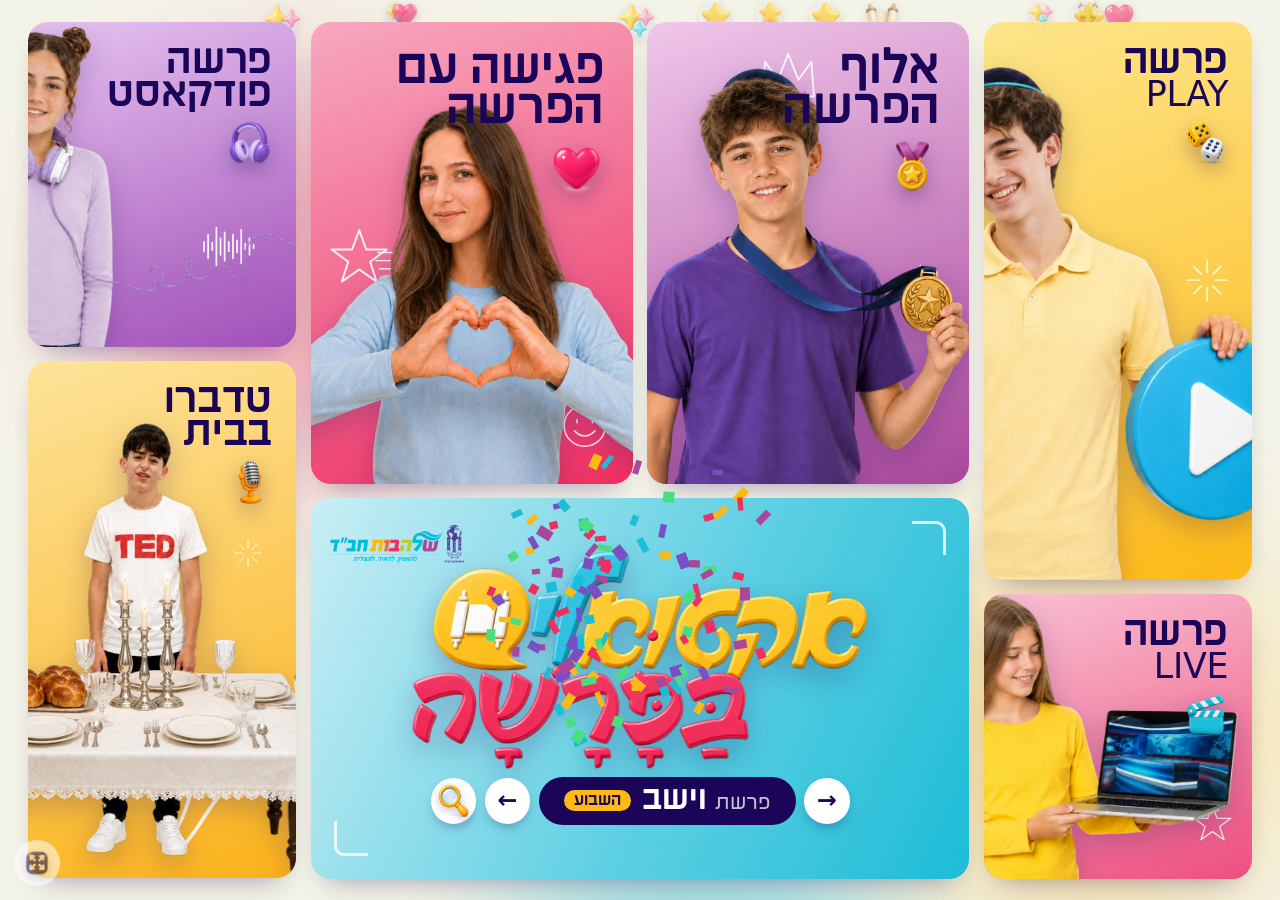
<file: index.html>
<!doctype html>
<html lang="he" dir="rtl">
<head>
<meta charset="utf-8">
<meta name="viewport" content="width=device-width, initial-scale=1">
<title>אקטואלי בפרשה</title>
<meta name="description" content="אקטואלי בפרשה — חומרי פרשת השבוע של שלהבות חב&quot;ד: הצגה בכיתה והורדה להדפסה">
<meta property="og:title" content="אקטואלי בפרשה">
<meta property="og:image" content="assets/img/hub.webp">
<link rel="icon" href="assets/img/logo.webp">
<link rel="preload" href="assets/fonts/FbMatritsa-Medium.otf" as="font" type="font/otf" crossorigin>
<script>
  /* העיצוב והקוד נטענים עם מספר שמשתנה כל דקה — כך עדכון באתר מופיע מיד, גם אם הדף עצמו שמור בדפדפן */
  document.write('<link rel="stylesheet" href="assets/style.css?v=' + Math.floor(Date.now() / 60000) + '">');
</script>
</head>
<body>
<script>
  ["parashot", "data", "app"].forEach(function (f) {
    document.write('<script src="assets/' + f + '.js?v=' + Math.floor(Date.now() / 60000) + '"><\/script>');
  });
</script>
</body>
</html>
</file>
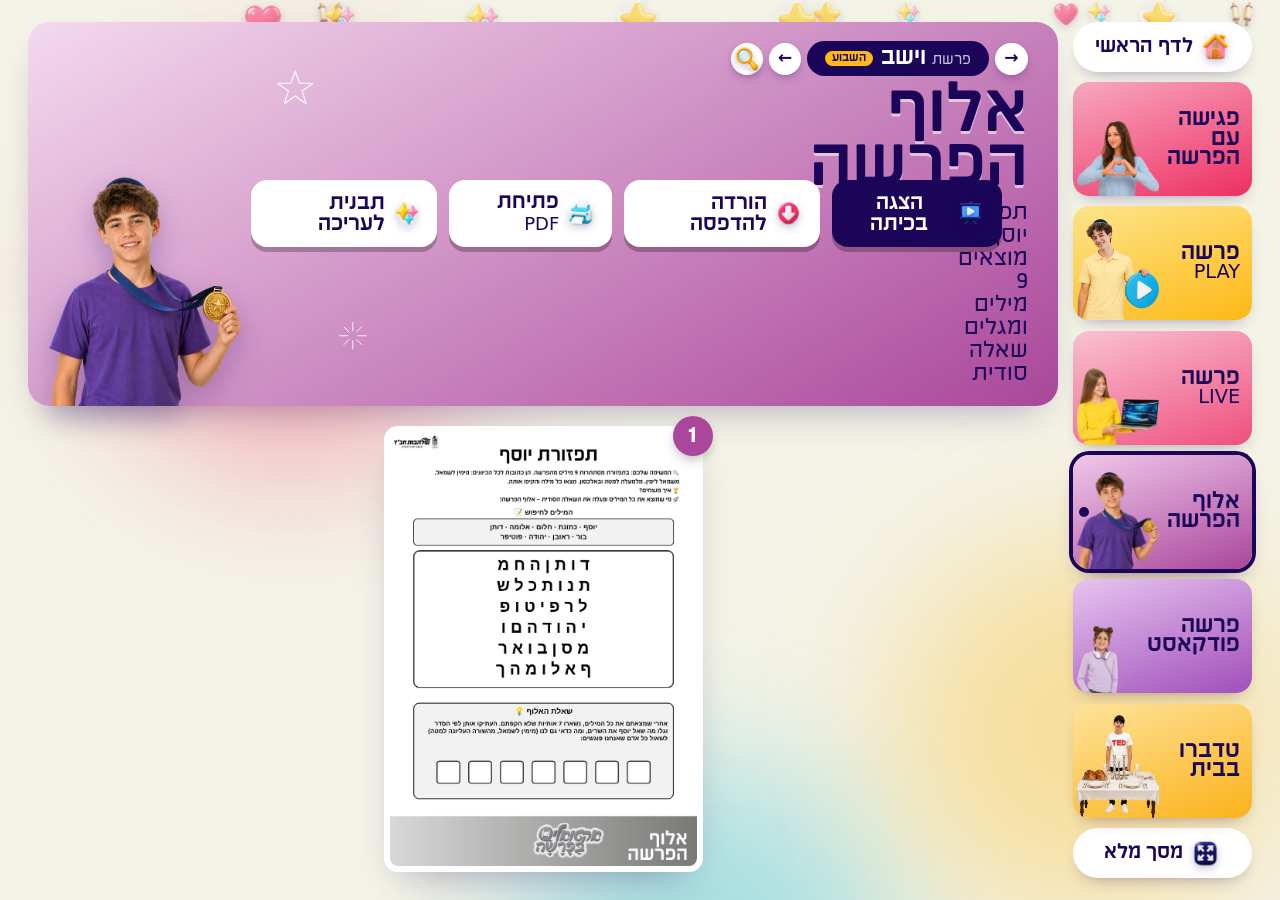
<file: aluf.html>
<!doctype html>
<html lang="he" dir="rtl">
<head>
<meta charset="utf-8">
<meta name="viewport" content="width=device-width, initial-scale=1">
<title>אלוף הפרשה · אקטואלי בפרשה</title>
<meta name="description" content="אקטואלי בפרשה — חומרי פרשת השבוע של שלהבות חב&quot;ד: הצגה בכיתה והורדה להדפסה">
<meta property="og:title" content="אלוף הפרשה · אקטואלי בפרשה">
<meta property="og:image" content="assets/img/hub.webp">
<link rel="icon" href="assets/img/logo.webp">
<link rel="preload" href="assets/fonts/FbMatritsa-Medium.otf" as="font" type="font/otf" crossorigin>
<script>
  /* העיצוב והקוד נטענים עם מספר שמשתנה כל דקה — כך עדכון באתר מופיע מיד, גם אם הדף עצמו שמור בדפדפן */
  document.write('<link rel="stylesheet" href="assets/style.css?v=' + Math.floor(Date.now() / 60000) + '">');
</script>
</head>
<body data-topic="aluf">
<script>
  ["parashot", "data", "app"].forEach(function (f) {
    document.write('<script src="assets/' + f + '.js?v=' + Math.floor(Date.now() / 60000) + '"><\/script>');
  });
</script>
</body>
</html>
</file>
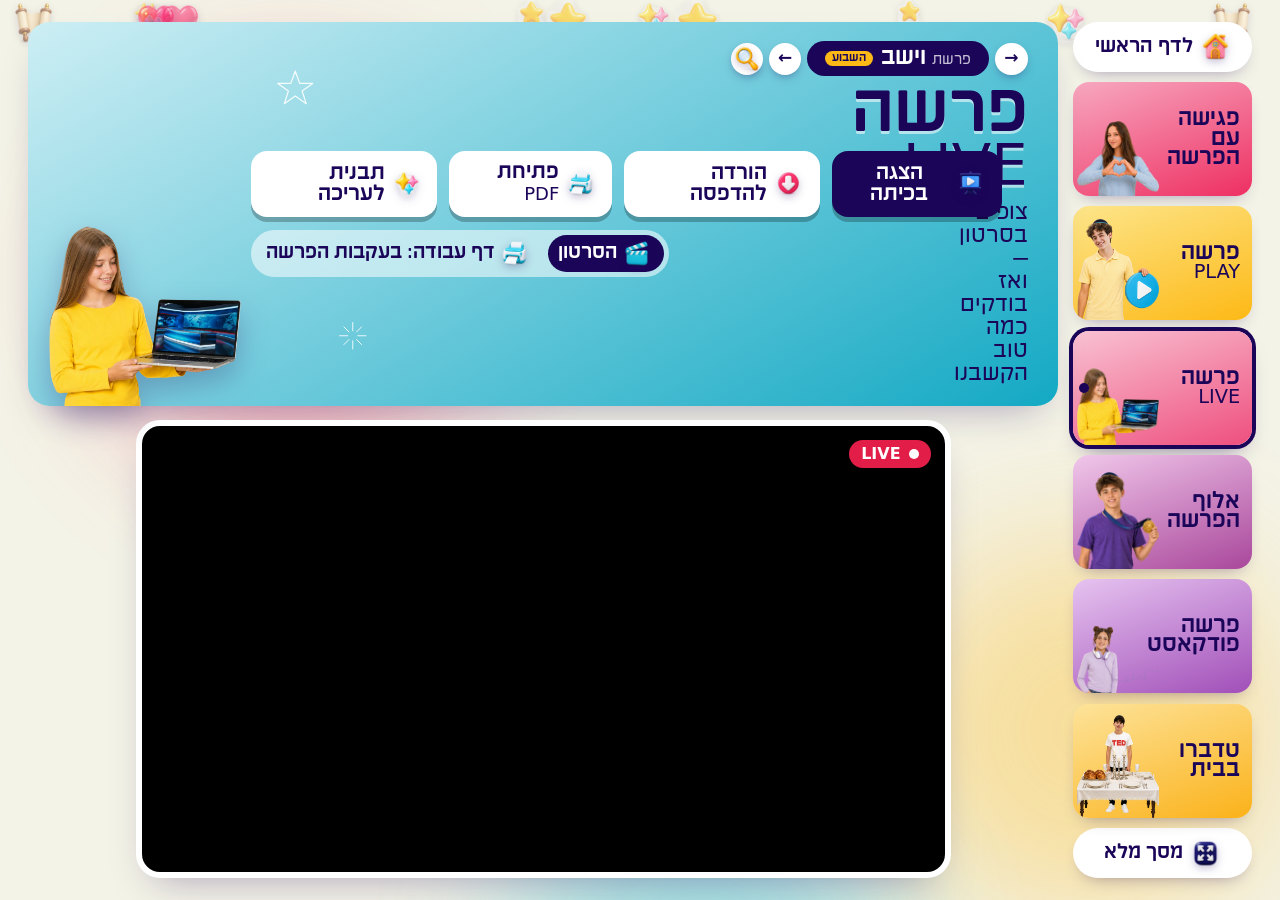
<file: live.html>
<!doctype html>
<html lang="he" dir="rtl">
<head>
<meta charset="utf-8">
<meta name="viewport" content="width=device-width, initial-scale=1">
<title>פרשה LIVE · אקטואלי בפרשה</title>
<meta name="description" content="אקטואלי בפרשה — חומרי פרשת השבוע של שלהבות חב&quot;ד: הצגה בכיתה והורדה להדפסה">
<meta property="og:title" content="פרשה LIVE · אקטואלי בפרשה">
<meta property="og:image" content="assets/img/hub.webp">
<link rel="icon" href="assets/img/logo.webp">
<link rel="preload" href="assets/fonts/FbMatritsa-Medium.otf" as="font" type="font/otf" crossorigin>
<script>
  /* העיצוב והקוד נטענים עם מספר שמשתנה כל דקה — כך עדכון באתר מופיע מיד, גם אם הדף עצמו שמור בדפדפן */
  document.write('<link rel="stylesheet" href="assets/style.css?v=' + Math.floor(Date.now() / 60000) + '">');
</script>
</head>
<body data-topic="live">
<script>
  ["parashot", "data", "app"].forEach(function (f) {
    document.write('<script src="assets/' + f + '.js?v=' + Math.floor(Date.now() / 60000) + '"><\/script>');
  });
</script>
</body>
</html>
</file>
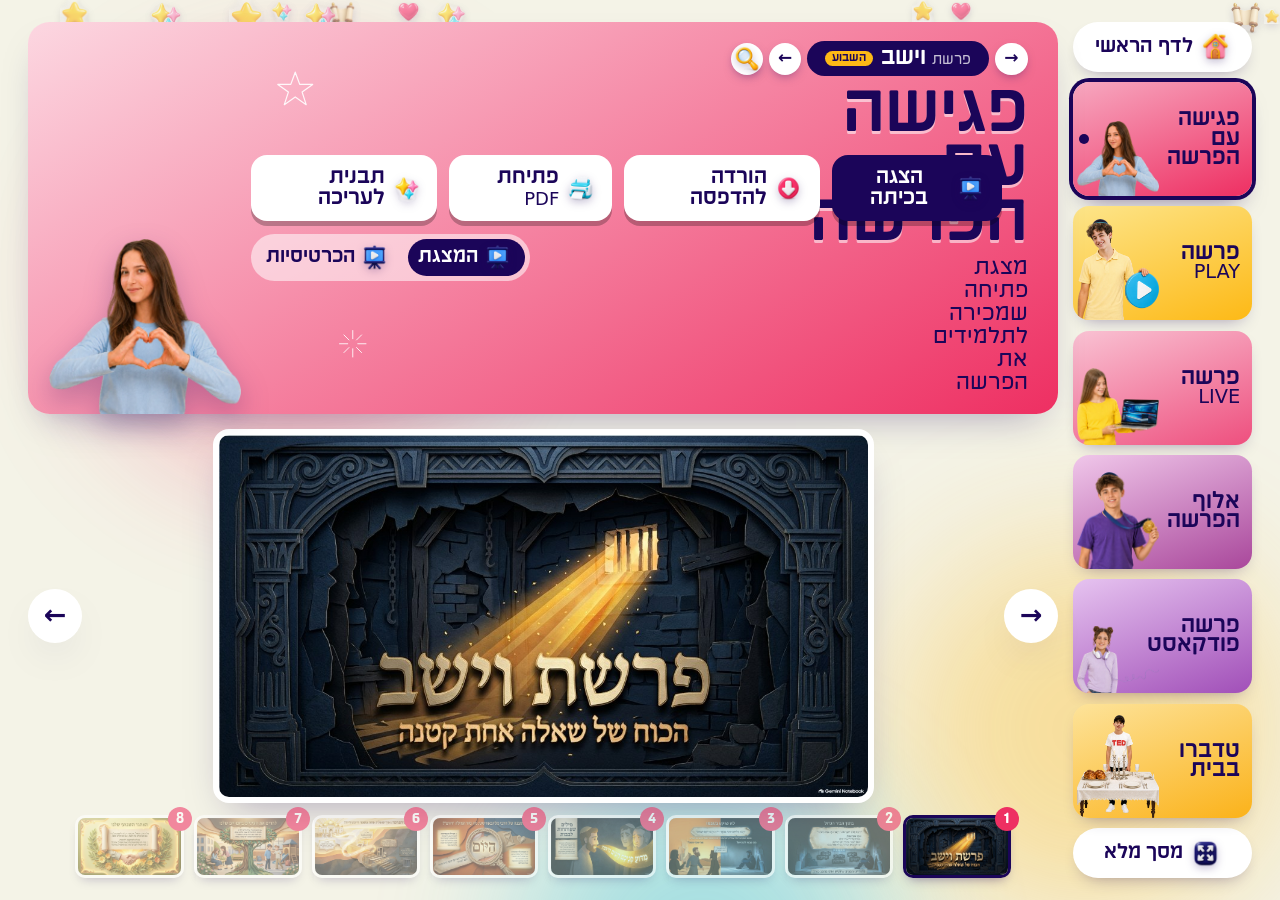
<file: pgisha.html>
<!doctype html>
<html lang="he" dir="rtl">
<head>
<meta charset="utf-8">
<meta name="viewport" content="width=device-width, initial-scale=1">
<title>פגישה עם הפרשה · אקטואלי בפרשה</title>
<meta name="description" content="אקטואלי בפרשה — חומרי פרשת השבוע של שלהבות חב&quot;ד: הצגה בכיתה והורדה להדפסה">
<meta property="og:title" content="פגישה עם הפרשה · אקטואלי בפרשה">
<meta property="og:image" content="assets/img/hub.webp">
<link rel="icon" href="assets/img/logo.webp">
<link rel="preload" href="assets/fonts/FbMatritsa-Medium.otf" as="font" type="font/otf" crossorigin>
<script>
  /* העיצוב והקוד נטענים עם מספר שמשתנה כל דקה — כך עדכון באתר מופיע מיד, גם אם הדף עצמו שמור בדפדפן */
  document.write('<link rel="stylesheet" href="assets/style.css?v=' + Math.floor(Date.now() / 60000) + '">');
</script>
</head>
<body data-topic="pgisha">
<script>
  ["parashot", "data", "app"].forEach(function (f) {
    document.write('<script src="assets/' + f + '.js?v=' + Math.floor(Date.now() / 60000) + '"><\/script>');
  });
</script>
</body>
</html>
</file>
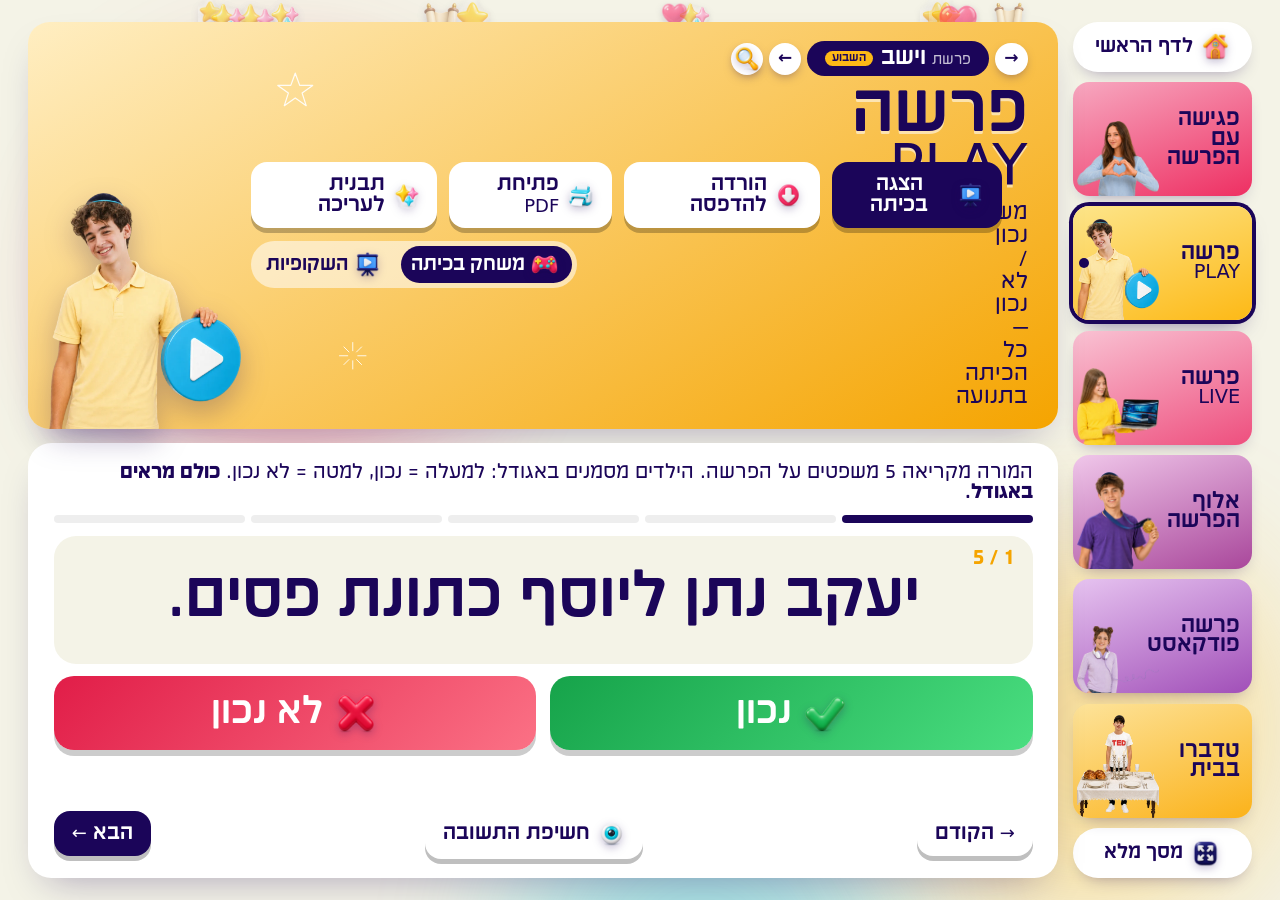
<file: play.html>
<!doctype html>
<html lang="he" dir="rtl">
<head>
<meta charset="utf-8">
<meta name="viewport" content="width=device-width, initial-scale=1">
<title>פרשה PLAY · אקטואלי בפרשה</title>
<meta name="description" content="אקטואלי בפרשה — חומרי פרשת השבוע של שלהבות חב&quot;ד: הצגה בכיתה והורדה להדפסה">
<meta property="og:title" content="פרשה PLAY · אקטואלי בפרשה">
<meta property="og:image" content="assets/img/hub.webp">
<link rel="icon" href="assets/img/logo.webp">
<link rel="preload" href="assets/fonts/FbMatritsa-Medium.otf" as="font" type="font/otf" crossorigin>
<script>
  /* העיצוב והקוד נטענים עם מספר שמשתנה כל דקה — כך עדכון באתר מופיע מיד, גם אם הדף עצמו שמור בדפדפן */
  document.write('<link rel="stylesheet" href="assets/style.css?v=' + Math.floor(Date.now() / 60000) + '">');
</script>
</head>
<body data-topic="play">
<script>
  ["parashot", "data", "app"].forEach(function (f) {
    document.write('<script src="assets/' + f + '.js?v=' + Math.floor(Date.now() / 60000) + '"><\/script>');
  });
</script>
</body>
</html>
</file>
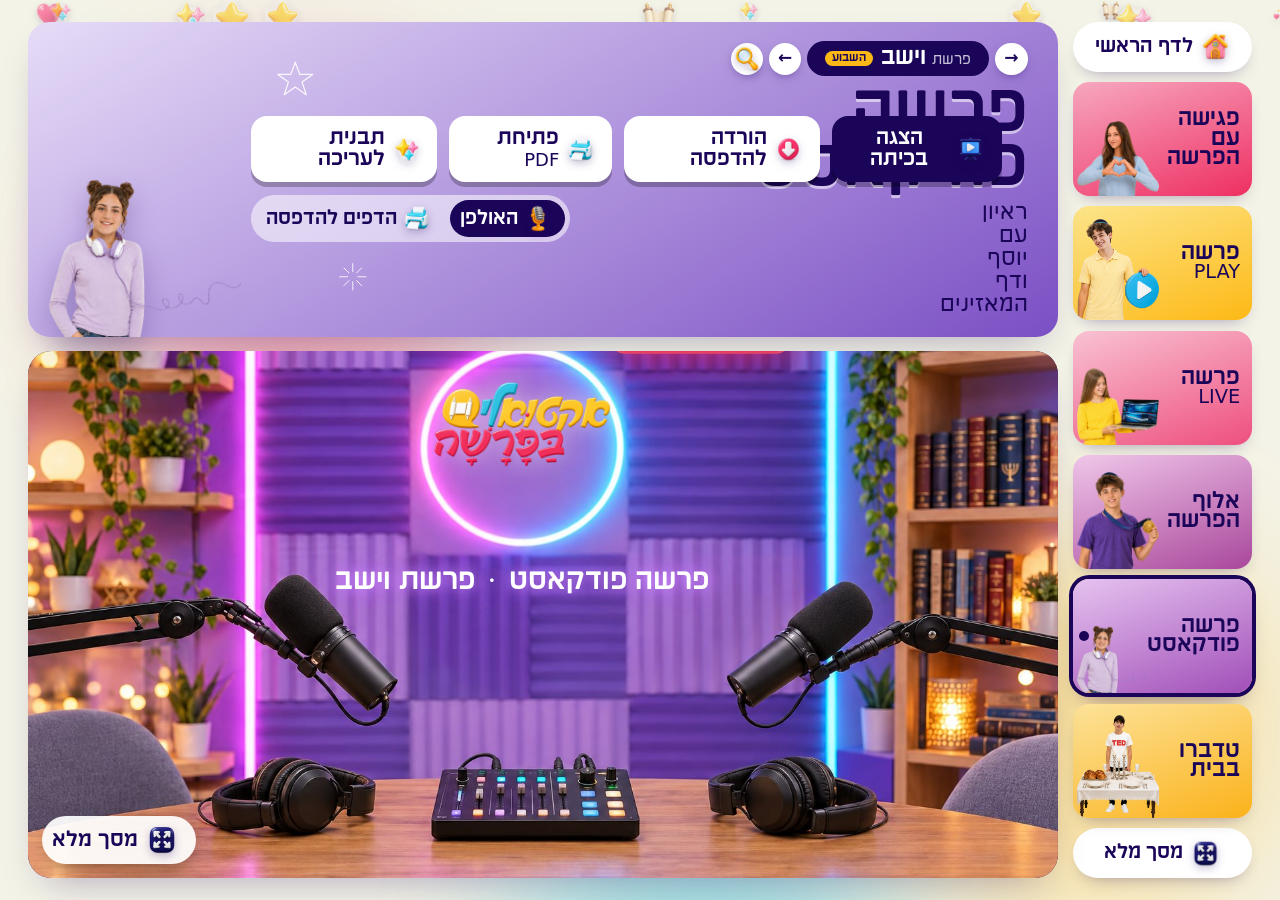
<file: podcast.html>
<!doctype html>
<html lang="he" dir="rtl">
<head>
<meta charset="utf-8">
<meta name="viewport" content="width=device-width, initial-scale=1">
<title>פרשה פודקאסט · אקטואלי בפרשה</title>
<meta name="description" content="אקטואלי בפרשה — חומרי פרשת השבוע של שלהבות חב&quot;ד: הצגה בכיתה והורדה להדפסה">
<meta property="og:title" content="פרשה פודקאסט · אקטואלי בפרשה">
<meta property="og:image" content="assets/img/hub.webp">
<link rel="icon" href="assets/img/logo.webp">
<link rel="preload" href="assets/fonts/FbMatritsa-Medium.otf" as="font" type="font/otf" crossorigin>
<script>
  /* העיצוב והקוד נטענים עם מספר שמשתנה כל דקה — כך עדכון באתר מופיע מיד, גם אם הדף עצמו שמור בדפדפן */
  document.write('<link rel="stylesheet" href="assets/style.css?v=' + Math.floor(Date.now() / 60000) + '">');
</script>
</head>
<body data-topic="podcast">
<script>
  ["parashot", "data", "app"].forEach(function (f) {
    document.write('<script src="assets/' + f + '.js?v=' + Math.floor(Date.now() / 60000) + '"><\/script>');
  });
</script>
</body>
</html>
</file>
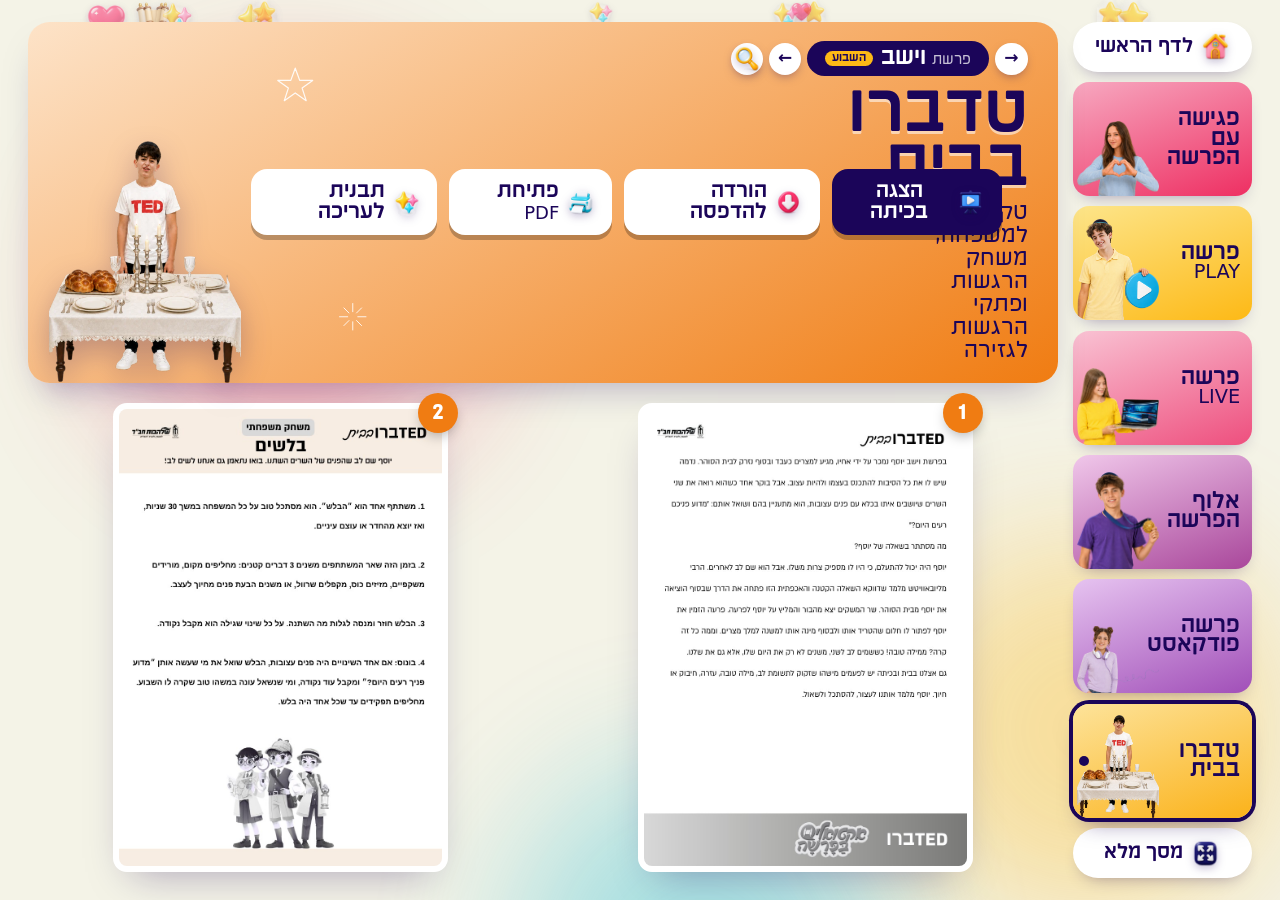
<file: ted.html>
<!doctype html>
<html lang="he" dir="rtl">
<head>
<meta charset="utf-8">
<meta name="viewport" content="width=device-width, initial-scale=1">
<title>טדברו בבית · אקטואלי בפרשה</title>
<meta name="description" content="אקטואלי בפרשה — חומרי פרשת השבוע של שלהבות חב&quot;ד: הצגה בכיתה והורדה להדפסה">
<meta property="og:title" content="טדברו בבית · אקטואלי בפרשה">
<meta property="og:image" content="assets/img/hub.webp">
<link rel="icon" href="assets/img/logo.webp">
<link rel="preload" href="assets/fonts/FbMatritsa-Medium.otf" as="font" type="font/otf" crossorigin>
<script>
  /* העיצוב והקוד נטענים עם מספר שמשתנה כל דקה — כך עדכון באתר מופיע מיד, גם אם הדף עצמו שמור בדפדפן */
  document.write('<link rel="stylesheet" href="assets/style.css?v=' + Math.floor(Date.now() / 60000) + '">');
</script>
</head>
<body data-topic="ted">
<script>
  ["parashot", "data", "app"].forEach(function (f) {
    document.write('<script src="assets/' + f + '.js?v=' + Math.floor(Date.now() / 60000) + '"><\/script>');
  });
</script>
</body>
</html>
</file>
<file: assets/style.css>
:root {
  --cream: #f4f3e7;
  --navy: #1b0559;
  --pink: #ee2f62;
  --yellow: #fdb916;
  --cyan: #1dbcd7;
  --purple: #aa479a;
  --white: #fff;
  --c: var(--pink);
  --soft: #fcd7e1;
  --radius: 28px;
  --shadow: 0 18px 40px -18px rgba(27, 5, 89, .35);
  --font: "Fb Matritsa", "FbMatritsa", system-ui, sans-serif;
}

/* הגופן של קנבה — Fb Matritsa (קודם מהמחשב, ואם אין — מהאתר) */
@font-face { font-family: "Fb Matritsa"; font-weight: 400; font-display: swap; src: local("FbMatritsa-Regular"), local("Fb Matritsa Regular"), url("fonts/FbMatritsa-Regular.otf") format("opentype"); }
@font-face { font-family: "Fb Matritsa"; font-weight: 500 600; font-display: swap; src: local("FbMatritsa-Medium"), local("Fb Matritsa Medium"), url("fonts/FbMatritsa-Medium.otf") format("opentype"); }
@font-face { font-family: "Fb Matritsa"; font-weight: 700 800; font-display: swap; src: local("FbMatritsa-Bold"), local("Fb Matritsa Bold"), url("fonts/FbMatritsa-Bold.otf") format("opentype"); }
@font-face { font-family: "Fb Matritsa"; font-weight: 900; font-display: swap; src: local("FbMatritsa-Black"), local("Fb Matritsa Black"), url("fonts/FbMatritsa-Black.otf") format("opentype"); }

/* אייקונים תלת־ממדיים */
.ic { width: 1.5em; height: 1.5em; object-fit: contain; display: inline-block; vertical-align: middle; flex: none;
  filter: drop-shadow(0 3px 4px rgba(27, 5, 89, .25)); }

* { box-sizing: border-box; }
html { scroll-behavior: smooth; overflow-x: clip; }
body {
  margin: 0;
  font-family: var(--font);
  color: var(--navy);
  background: var(--cream);
  overflow-x: clip;
  min-height: 100vh;
}
img { max-width: 100%; display: block; }
a { color: inherit; text-decoration: none; }
button { font: inherit; cursor: pointer; }

/* ---------- רקע חי ---------- */
.bg-deco { position: fixed; inset: 0; pointer-events: none; z-index: 0; overflow: hidden; }
.bg-deco span {
  position: absolute; opacity: .55; font-size: 28px;
  animation: drift 18s linear infinite;
}
@keyframes drift {
  0% { transform: translateY(110vh) rotate(0deg); }
  100% { transform: translateY(-20vh) rotate(360deg); }
}
.blob {
  position: fixed; border-radius: 50%; filter: blur(70px); opacity: .35; z-index: 0; pointer-events: none;
  animation: blobMove 16s ease-in-out infinite alternate;
}
@keyframes blobMove { to { transform: translate(60px, -40px) scale(1.15); } }

main, header, footer { position: relative; z-index: 1; }

/* ---------- עמוד הבית: לוח אחד שנכנס במסך, כמו בקנבה ---------- */
body.home { height: 100vh; height: 100dvh; overflow: hidden; }
.bento {
  position: fixed; inset: clamp(10px, 2.4vh, 30px) clamp(10px, 2.2vw, 40px);
  display: grid; gap: clamp(8px, 1.6vmin, 20px); z-index: 1;
  grid-template-columns: 1fr 1.2fr 1.2fr 1fr;     /* בעברית העמודה הראשונה היא הימנית */
  grid-template-rows: 8fr 3fr 2fr 7fr;
}
.t-play    { grid-column: 1; grid-row: 1 / 4; }
.t-live    { grid-column: 1; grid-row: 4 / 5; }
.t-aluf    { grid-column: 2; grid-row: 1 / 3; }
.t-pgisha  { grid-column: 3; grid-row: 1 / 3; }
.t-logo    { grid-column: 2 / 4; grid-row: 3 / 5; }
.t-podcast { grid-column: 4; grid-row: 1 / 2; }
.t-ted     { grid-column: 4; grid-row: 2 / 5; }

/* צבעי הכרטיסים לפי הלוח בקנבה */
.t-pgisha  { --g1: #ee2f62; --g2: #f7a8c0; }
.t-play    { --g1: #fdb916; --g2: #fde58a; }
.t-live    { --g1: #ee4f7e; --g2: #f9c2d3; }
.t-aluf    { --g1: #a9479b; --g2: #f0c7ea; }
.t-podcast { --g1: #a14fb8; --g2: #e6c3f0; }
.t-ted     { --g1: #fbb21a; --g2: #fde39a; }

.tile {
  position: relative; display: block; min-width: 0; min-height: 0; color: var(--navy);
  animation: tileIn .9s cubic-bezier(.2, 1.5, .4, 1) calc(var(--i, 0) * 110ms) both,
             idle var(--dur, 7s) ease-in-out calc(1.2s + var(--i, 0) * 450ms) infinite;
}
@keyframes tileIn {
  from { opacity: 0; transform: translate(var(--fx, 0), var(--fy, 60px)) scale(.7) rotate(var(--fr, -4deg)); }
}
@keyframes idle {
  0%, 100% { transform: translateY(0) rotate(0); }
  30% { transform: translateY(-5px) rotate(var(--wob, .5deg)); }
  65% { transform: translateY(3px) rotate(calc(var(--wob, .5deg) * -1)); }
}
.t-play    { --fx: 80px;  --fy: -40px; --fr: 6deg;  --dur: 6.2s; }
.t-live    { --fx: 80px;  --fy: 60px;  --fr: -5deg; --dur: 7.4s; --wob: -.6deg; }
.t-aluf    { --fx: 0;     --fy: -80px; --fr: 4deg;  --dur: 6.8s; }
.t-pgisha  { --fx: 0;     --fy: -80px; --fr: -4deg; --dur: 7.1s; --wob: -.5deg; }
.t-podcast { --fx: -80px; --fy: -40px; --fr: -6deg; --dur: 6.5s; }
.t-ted     { --fx: -80px; --fy: 60px;  --fr: 5deg;  --dur: 7.8s; --wob: -.4deg; }
.t-logo    { --fx: 0;     --fy: 90px;  --fr: 0deg;  --dur: 9s;   --wob: .2deg; }

.tile-in {
  position: absolute; inset: 0; border-radius: clamp(14px, 2.2vmin, 26px); overflow: hidden; isolation: isolate;
  background: linear-gradient(160deg, var(--g2) 0%, var(--g1) 100%);
  box-shadow: 0 14px 30px -16px rgba(27, 5, 89, .45);
  transition: transform .35s cubic-bezier(.2, 1.4, .4, 1), box-shadow .35s;
  container-type: size;
}
a.tile:hover .tile-in, a.tile:focus-visible .tile-in { box-shadow: 0 26px 50px -18px rgba(27, 5, 89, .6); }
a.tile:focus-visible { outline: none; }
a.tile:focus-visible .tile-in { outline: 4px solid var(--navy); outline-offset: 3px; }

.tile .char {
  position: absolute; bottom: 0; left: var(--cx, 50%); height: var(--ch, 90%); width: auto; max-width: none;
  transform: translateX(-50%); transform-origin: bottom center; z-index: 1;
  filter: drop-shadow(0 10px 14px rgba(27, 5, 89, .22));
  animation: charUp .9s cubic-bezier(.2, 1.4, .4, 1) calc(250ms + var(--i, 0) * 110ms) both;
  transition: transform .5s cubic-bezier(.2, 1.7, .4, 1);
}
@keyframes charUp { from { transform: translate(-50%, 40%); opacity: 0; } }
a.tile:hover .char { transform: translateX(-50%) translateY(-3%) scale(1.07) rotate(-1.5deg); }
.t-play    { --cx: 40%; --ch: 92%; }
.t-live    { --cx: 38%; --ch: 100%; }
.t-aluf    { --cx: 46%; --ch: 90%; }
.t-pgisha  { --cx: 50%; --ch: 82%; }
.t-podcast { --cx: 32%; --ch: 100%; }
.t-ted     { --cx: 42%; --ch: 88%; }

.tile-txt { position: absolute; top: 9cqmin; right: 9cqmin; z-index: 3; max-width: 62%; text-align: right; }
.tile-txt h2 {
  margin: 0; font-weight: 500; line-height: .95; font-size: clamp(16px, 13cqmin, 52px); letter-spacing: -.3px;
}
.tile-txt h2 span { display: block; white-space: nowrap; }
.tile-txt h2 .en { font-weight: 400; }
.tile-txt p {
  margin: .5em 0 0; font-size: clamp(12px, 5.2cqmin, 18px); line-height: 1.25; font-weight: 400; opacity: 0;
  background: rgba(255, 255, 255, .9); border-radius: 12px; padding: .35em .6em; box-shadow: 0 6px 14px -8px rgba(27, 5, 89, .4);
  transform: translateY(6px); transition: opacity .3s, transform .3s;
}
a.tile:hover .tile-txt p, a.tile:focus-visible .tile-txt p { opacity: .9; transform: none; }
@container (max-height: 170px) { .tile-txt p { display: none; } }

.tile .t-icon {
  display: block; margin: 3cqmin 0 0 auto; width: clamp(30px, 17cqmin, 84px); height: auto;
  filter: drop-shadow(0 8px 10px rgba(27, 5, 89, .3));
  animation: iconFloat 4s ease-in-out calc(var(--i, 0) * -.7s) infinite;
  transition: transform .5s cubic-bezier(.2, 1.8, .4, 1);
}
@keyframes iconFloat { 50% { transform: translateY(-8%) rotate(8deg); } }
a.tile:hover .t-icon { transform: scale(1.25) rotate(-12deg); animation-play-state: paused; }

.tile .go {
  position: absolute; z-index: 4; bottom: 6cqmin; right: 6cqmin; width: clamp(36px, 16cqmin, 58px); aspect-ratio: 1; border-radius: 50%;
  background: #fff; color: var(--navy); display: grid; place-items: center; font-size: clamp(18px, 7cqmin, 28px); font-weight: 700;
  box-shadow: 0 8px 18px -6px rgba(27, 5, 89, .4);
  transform: scale(0) rotate(90deg); transition: transform .45s cubic-bezier(.2, 1.8, .4, 1);
}
a.tile:hover .go, a.tile:focus-visible .go { transform: scale(1) rotate(0); }

.tile .shine {
  position: absolute; inset: 0; z-index: 5; pointer-events: none;
  background: radial-gradient(circle at var(--mx, 50%) var(--my, 50%), rgba(255, 255, 255, .4), transparent 45%);
  opacity: 0; transition: opacity .3s;
}
a.tile:hover .shine { opacity: 1; }
/* הבזק אור שעובר על הכרטיסים מדי פעם */
.tile-in::after {
  content: ""; position: absolute; inset: -20%; z-index: 4; pointer-events: none;
  background: linear-gradient(115deg, transparent 40%, rgba(255, 255, 255, .45) 50%, transparent 60%);
  transform: translateX(120%); animation: sweep 9s ease-in-out calc(2s + var(--i, 0) * 1.3s) infinite;
}
@keyframes sweep { 0%, 82% { transform: translateX(120%); } 100% { transform: translateX(-120%); } }

/* קשקושי גיר לבנים, כמו בקנבה — נמתחים כשהדף נטען */
.doodle { position: absolute; z-index: 0; fill: none; stroke: #fff; stroke-width: 3; stroke-linecap: round; stroke-linejoin: round; opacity: .9; overflow: visible; }
.doodle path, .doodle circle, .doodle polyline {
  stroke-dasharray: 400; stroke-dashoffset: 400;
  animation: draw 1.6s ease-out calc(700ms + var(--i, 0) * 150ms) forwards;
}
@keyframes draw { to { stroke-dashoffset: 0; } }
.doodle.wig { animation: wig 5s ease-in-out infinite; }
@keyframes wig { 50% { transform: rotate(7deg) scale(1.06); } }

/* כרטיס הלוגו */
.t-logo { cursor: pointer; }
.t-logo .tile-in {
  background: linear-gradient(115deg, #c9eef5 0%, #5fd0e3 55%, #1dbcd7 100%);
  display: grid; place-items: center; text-align: center;
}
.t-logo .brand-sm { position: absolute; top: 7cqmin; left: 5cqmin; height: clamp(22px, 10cqmin, 52px); width: auto; z-index: 3; }
.t-logo .logo-wrap { position: relative; z-index: 2; display: flex; flex-direction: column; align-items: center; gap: 2cqmin; }
.t-logo .logo {
  width: min(78cqw, 120cqh); height: auto; cursor: pointer;
  filter: drop-shadow(0 10px 14px rgba(27, 5, 89, .25));
  animation: logoIn 1.1s cubic-bezier(.2, 1.6, .4, 1) .5s both, bob 4s ease-in-out 1.8s infinite;
}
@keyframes logoIn { from { transform: scale(.2) rotate(-14deg); opacity: 0; } }
@keyframes bob { 50% { transform: translateY(-4%) rotate(-1.2deg) scale(1.02); } }
/* מעבר בין פרשות: חץ, שם הפרשה, חץ, חיפוש */
.pbar { display: inline-flex; align-items: center; gap: .3em; font-size: var(--pb, 18px); position: relative; z-index: 4; }
.t-logo .pbar { --pb: clamp(15px, 7.4cqmin, 34px); }
.pb-nav, .pb-search {
  flex: none; width: 1.9em; height: 1.9em; border-radius: 50%; display: grid; place-items: center; border: 0; padding: 0;
  background: #fff; color: var(--navy); font: inherit; font-size: .85em; font-weight: 700; line-height: 1; cursor: pointer;
  box-shadow: 0 .25em .6em -.25em rgba(27, 5, 89, .5); transition: transform .2s, background .2s, color .2s;
}
.pb-nav:hover { transform: scale(1.15); background: var(--navy); color: #fff; }
.pb-nav.off { opacity: .3; cursor: default; box-shadow: none; }
.pb-nav.off:hover { transform: none; background: #fff; color: var(--navy); }
.pb-search .ic { width: 1.5em; height: 1.5em; }
.pb-search:hover { transform: scale(1.15) rotate(-10deg); }
.pb-name {
  display: inline-flex; align-items: baseline; gap: .3em; border: 0; border-radius: 999px; padding: .25em .9em .3em;
  background: var(--navy); color: #fff; font: inherit; font-weight: 500; white-space: nowrap; cursor: pointer;
  transition: transform .2s;
}
.pb-name:hover { transform: translateY(-2px); }
.pb-name small { font-size: .62em; opacity: .75; font-weight: 400; }
.pb-name em { font-style: normal; font-size: .5em; align-self: center; background: var(--yellow); color: var(--navy); border-radius: 999px; padding: .15em .7em; margin-inline-start: .2em; }
.t-logo .pbar { animation: pop .7s 1.1s cubic-bezier(.2, 1.8, .4, 1) both; }
.soon-note { margin: 0; font-size: clamp(12px, 4.2cqmin, 18px); color: var(--navy); position: relative; z-index: 4; }
.tile.soon .char { filter: grayscale(.35) drop-shadow(0 10px 14px rgba(27, 5, 89, .22)); }
.soon-tag {
  position: absolute; z-index: 4; bottom: 7cqmin; right: 7cqmin; background: rgba(255, 255, 255, .92); color: var(--navy);
  border-radius: 999px; padding: .2em .8em; font-size: clamp(12px, 6cqmin, 18px); font-weight: 500; box-shadow: 0 6px 14px -8px rgba(27, 5, 89, .5);
}

/* תפריט כל הפרשות */
.pmenu {
  position: fixed; inset: 0; z-index: 300; background: rgba(27, 5, 89, .45); backdrop-filter: blur(6px);
  display: grid; place-items: center; padding: 16px; animation: fadeIn .25s;
}
.pmenu[hidden] { display: none; }
.pm-box {
  width: min(560px, 100%); max-height: min(86vh, 760px); display: flex; flex-direction: column; background: var(--cream);
  border-radius: 28px; box-shadow: 0 30px 80px -20px rgba(27, 5, 89, .6); overflow: hidden; animation: pmIn .45s cubic-bezier(.2, 1.4, .4, 1);
}
@keyframes pmIn { from { transform: translateY(40px) scale(.95); opacity: 0; } }
.pm-head { display: flex; align-items: center; gap: 10px; padding: 14px 16px; background: #fff; box-shadow: 0 6px 16px -12px rgba(27, 5, 89, .5); }
.pm-head .ic { width: 34px; height: 34px; }
.pm-head input {
  flex: 1; min-width: 0; border: 2px solid #e6dcf7; border-radius: 999px; padding: 10px 16px; font: inherit; font-size: 18px; color: var(--navy);
  background: var(--cream); outline: none;
}
.pm-head input:focus { border-color: var(--navy); }
.pm-close { flex: none; width: 42px; height: 42px; border-radius: 50%; border: 0; background: var(--cream); color: var(--navy); font-size: 18px; font-weight: 700; cursor: pointer; }
.pm-list { list-style: none; margin: 0; padding: 8px 14px 14px; overflow-y: auto; }
.pm-book { position: sticky; top: 0; z-index: 1; margin: 6px -14px 4px; padding: 8px 18px 6px; background: var(--cream); font-size: 15px; font-weight: 700; color: var(--purple); }
.pm-item {
  display: flex; align-items: center; gap: 10px; padding: 10px 14px; border-radius: 14px; font-size: 19px; color: var(--navy);
  transition: background .15s, transform .15s;
}
.pm-item:hover { background: #fff; transform: translateX(-4px); }
.pm-item.sel { background: var(--navy); color: #fff; }
.pm-name { font-weight: 500; }
.pm-item em { font-style: normal; font-size: 13px; background: var(--yellow); color: var(--navy); border-radius: 999px; padding: 2px 10px; }
.pm-has { width: 10px; height: 10px; border-radius: 50%; background: #22c55e; display: inline-block; box-shadow: 0 0 0 3px rgba(34, 197, 94, .2); }
.pm-date { margin-inline-start: auto; font-size: 14px; opacity: .6; }
.pm-empty { margin: 0; padding: 20px; text-align: center; opacity: .7; }
.pm-legend { margin: 0; padding: 8px 18px 12px; font-size: 13px; opacity: .7; display: flex; align-items: center; gap: 8px; border-top: 1px solid #e6dcf7; }

/* דף נושא בלי חומרים */
.soon-box {
  height: 100%; display: flex; flex-direction: column; align-items: center; justify-content: center; gap: 14px; text-align: center;
  background: #fff; border-radius: clamp(18px, 2.6vmin, 32px); box-shadow: var(--shadow); padding: 24px;
}
.soon-box .soon-ic { width: clamp(80px, 16vh, 160px); height: auto; animation: iconFloat 4s ease-in-out infinite; }
.soon-box h2 { margin: 0; font-weight: 500; font-size: clamp(22px, 4vh, 40px); max-width: 22em; }
@keyframes pop { from { transform: scale(0); opacity: 0; } }
.t-logo .corner { position: absolute; width: 9cqmin; height: 9cqmin; border: 3px solid #fff; opacity: .8; z-index: 1; }
.t-logo .corner.a { top: 6cqmin; right: 6cqmin; border-width: 3px 3px 0 0; border-radius: 0 10px 0 0; }
.t-logo .corner.b { bottom: 6cqmin; left: 6cqmin; border-width: 0 0 3px 3px; border-radius: 0 0 0 10px; }

.fs-float {
  position: fixed; z-index: 10; bottom: 14px; left: 14px; width: 46px; height: 46px; border-radius: 50%; border: 0;
  background: #fff; box-shadow: var(--shadow); display: grid; place-items: center; opacity: .55; transition: opacity .2s, transform .2s;
}
.fs-float:hover { opacity: 1; transform: scale(1.1); }
.fs-float .ic { width: 28px; height: 28px; }

/* ---------- דף נושא: הכל במסך אחד, סרגל נושאים מאונך בצד ---------- */
body.topic { height: 100vh; height: 100dvh; overflow: hidden; }
.tp {
  position: fixed; inset: clamp(10px, 2.4vh, 30px) clamp(10px, 2.2vw, 40px); z-index: 1;
  display: grid; grid-template-columns: clamp(150px, 14vw, 220px) minmax(0, 1fr); gap: clamp(10px, 1.6vmin, 20px);
}

/* סרגל הנושאים */
.side-nav { display: flex; flex-direction: column; gap: clamp(6px, 1.1vh, 12px); min-height: 0; }
.sn-btn {
  flex: none; display: flex; align-items: center; justify-content: center; gap: 8px; border: 0; border-radius: 999px;
  height: clamp(36px, 5.6vh, 52px); background: #fff; color: var(--navy); font: inherit; font-size: clamp(14px, 1.9vh, 18px); font-weight: 500;
  box-shadow: 0 8px 18px -10px rgba(27, 5, 89, .45); cursor: pointer;
  animation: snIn .6s cubic-bezier(.2, 1.4, .4, 1) backwards; transition: transform .2s;
}
.sn-btn:hover { transform: scale(1.05); }
.sn-btn .ic { width: 1.7em; height: 1.7em; }
.sn-item {
  position: relative; flex: 1 1 0; min-height: 0; display: flex; align-items: center; padding: 0 12px;
  border-radius: clamp(12px, 1.8vmin, 20px); overflow: hidden; color: var(--navy);
  background: linear-gradient(160deg, var(--g2), var(--g1)); box-shadow: 0 8px 18px -10px rgba(27, 5, 89, .45);
  animation: snIn .6s cubic-bezier(.2, 1.4, .4, 1) calc(120ms + var(--i) * 70ms) backwards;
  transition: transform .3s cubic-bezier(.2, 1.6, .4, 1), box-shadow .3s; container-type: size;
}
@keyframes snIn { from { transform: translateX(80px); opacity: 0; } }
.sn-t { position: relative; z-index: 2; max-width: 56%; font-size: clamp(13px, min(24cqh, 12.5cqw), 22px); font-weight: 500; line-height: 1; }
.sn-char {
  position: absolute; bottom: 0; left: 2%; height: 108%; width: auto; max-width: 46%; object-fit: contain; object-position: bottom; z-index: 1;
  transform-origin: bottom center; transition: transform .45s cubic-bezier(.2, 1.7, .4, 1);
}
.sn-item:hover { transform: translateX(-6px); box-shadow: 0 14px 24px -12px rgba(27, 5, 89, .6); }
.sn-item:hover .sn-char { transform: scale(1.12) rotate(-3deg); }
.sn-item.cur { box-shadow: 0 0 0 4px var(--navy), 0 14px 24px -12px rgba(27, 5, 89, .6); }
.sn-item.cur .sn-char { animation: float 2.6s ease-in-out infinite; }
.sn-item.cur::after {
  content: ""; position: absolute; left: 6px; top: 50%; width: 10px; height: 10px; border-radius: 50%; background: var(--navy);
  transform: translateY(-50%); animation: blink 1.4s infinite; z-index: 3;
}
@keyframes float { 50% { transform: translateY(-6%); } }

/* החלק הראשי */
.tp-main { display: grid; grid-template-rows: auto minmax(0, 1fr); gap: clamp(10px, 1.6vmin, 20px); min-width: 0; min-height: 0; }
.tp-head {
  position: relative; display: grid; grid-template-columns: minmax(0, 1fr) auto clamp(90px, 13vw, 210px); align-items: center; gap: 0 clamp(12px, 2vw, 28px);
  padding: clamp(12px, 2.2vh, 26px) clamp(16px, 2.4vw, 34px);
  background: linear-gradient(150deg, var(--soft), var(--c)); border-radius: clamp(16px, 2.4vmin, 30px); box-shadow: var(--shadow);
  animation: slideDown .8s cubic-bezier(.2, 1.4, .4, 1) backwards;
}
@keyframes slideDown { from { transform: translateY(-50px); opacity: 0; } }
.tp-head .doodle { z-index: 0; }
.tp-info { position: relative; z-index: 1; min-width: 0; }
.tp-head .pbar { --pb: clamp(14px, 2.3vh, 20px); }
.tp-head .eyebrow {
  display: inline-flex; align-items: center; gap: 6px; background: #fff; border-radius: 999px; padding: 3px 14px 3px 8px; white-space: nowrap;
  font-size: clamp(13px, 1.8vh, 16px); font-weight: 500;
}
.tp-head h1 {
  font-size: clamp(28px, 6.4vh, 72px); line-height: .95; margin: .18em 0 .1em; font-weight: 500;
  text-shadow: 0 3px 0 rgba(255, 255, 255, .55);
}
.tp-head h1 .letter { display: inline-block; animation: letter .6s cubic-bezier(.2, 1.8, .4, 1) backwards; }
@keyframes letter { from { transform: translateY(40px) scale(.4); opacity: 0; } }
.tp-head .sub { font-size: clamp(14px, 2.1vh, 21px); margin: 0; }
.tp-actions { position: relative; z-index: 1; display: flex; flex-direction: column; align-items: flex-end; gap: clamp(8px, 1.4vh, 14px); }
.tp-char {
  position: absolute; left: clamp(10px, 1.6vw, 26px); bottom: 0; height: 112%; width: auto; max-width: clamp(110px, 15vw, 240px); object-fit: contain; object-position: bottom;
  filter: drop-shadow(0 12px 14px rgba(27, 5, 89, .25)); z-index: 2; pointer-events: none;
  animation: charIn 1s .2s cubic-bezier(.2, 1.5, .4, 1) backwards, bob 5s ease-in-out 1.2s infinite;
}
@keyframes charIn { from { transform: translateY(40%) rotate(-8deg); opacity: 0; } }

.btns { display: flex; flex-wrap: nowrap; justify-content: flex-end; gap: clamp(8px, 1vw, 12px); }
.btn {
  display: inline-flex; align-items: center; gap: 8px; border: 0; border-radius: 16px;
  padding: clamp(8px, 1.3vh, 14px) clamp(12px, 1.4vw, 22px); font: inherit; font-size: clamp(14px, 2vh, 19px); font-weight: 500;
  color: #fff; background: var(--navy); box-shadow: 0 5px 0 rgba(0, 0, 0, .25); transition: transform .15s, box-shadow .15s; cursor: pointer;
}
.btn:hover { transform: translateY(-3px); box-shadow: 0 8px 0 rgba(0, 0, 0, .25); }
.btn:active { transform: translateY(4px); box-shadow: 0 1px 0 rgba(0, 0, 0, .25); }
.btn.light { background: #fff; color: var(--navy); }

.tabs { display: flex; gap: 6px; background: rgba(255, 255, 255, .55); padding: 5px; border-radius: 999px; }
.tab {
  display: inline-flex; align-items: center; gap: 6px; border: 0; border-radius: 999px; background: none; color: var(--navy);
  padding: 5px 14px 5px 10px; font: inherit; font-size: clamp(13px, 1.9vh, 17px); font-weight: 500; cursor: pointer; transition: background .2s, transform .2s;
}
.tab .ic { width: 1.6em; height: 1.6em; }
.tab:hover { transform: translateY(-2px); }
.tab.on { background: var(--navy); color: #fff; }

.tp-body { position: relative; min-height: 0; }
.view { height: 100%; animation: viewIn .45s cubic-bezier(.2, 1.4, .4, 1); }
.view[hidden] { display: none; }
@keyframes viewIn { from { transform: translateY(20px) scale(.98); opacity: 0; } }

/* עמודים / שקופיות — נכנסים בגובה שנשאר */
.pages { height: 100%; display: grid; grid-auto-flow: column; grid-auto-columns: minmax(0, 1fr); gap: clamp(10px, 1.6vw, 24px); }
.page-thumb {
  position: relative; height: 100%; min-width: 0; padding: 0; border: 0; background: none; display: grid; place-items: center; cursor: pointer;
  opacity: 0; transform: translateY(30px);
}
.page-thumb.in { opacity: 1; transform: none; transition: opacity .5s, transform .5s cubic-bezier(.2, 1.4, .4, 1); }
.pt-in { position: relative; display: block; max-width: 100%; max-height: 100%; transition: transform .35s cubic-bezier(.2, 1.6, .4, 1); }
.page-thumb img {
  display: block; max-width: 100%; max-height: calc(var(--bodyH, 60vh) - 12px); width: auto; height: auto;
  border-radius: 14px; border: 6px solid #fff; background: #fff; box-shadow: var(--shadow);
}
.page-thumb:hover .pt-in { transform: translateY(-6px) rotate(-1deg); }
.page-thumb .num {
  position: absolute; top: -10px; right: -10px; width: 40px; height: 40px; border-radius: 50%;
  background: var(--c); color: #fff; font-weight: 700; display: grid; place-items: center; font-size: 19px;
  box-shadow: 0 6px 14px -4px rgba(0, 0, 0, .35);
}
.page-thumb .zoom {
  position: absolute; left: 50%; bottom: 16px; transform: translate(-50%, 10px); white-space: nowrap;
  display: flex; gap: 6px; align-items: center; background: var(--navy); color: #fff; border-radius: 999px; padding: 6px 16px 6px 10px;
  font-size: 17px; font-weight: 500; opacity: 0; transition: opacity .25s, transform .25s;
}
.page-thumb .zoom .ic { width: 30px; height: 30px; }
.page-thumb:hover .zoom { opacity: 1; transform: translate(-50%, 0); }

/* וידאו */
.view-video { display: grid; place-items: center; }
.video-frame {
  position: relative; height: 100%; max-width: 100%; aspect-ratio: 16 / 9; border-radius: 24px; overflow: hidden;
  background: #000; box-shadow: var(--shadow); border: 6px solid #fff;
}
.video-frame > :not(.live-dot), .video-frame video, .video-frame img { width: 100%; height: 100%; object-fit: contain; display: block; }
.live-dot {
  position: absolute; top: 14px; right: 14px; background: #e11d48; color: #fff; font-weight: 700;
  padding: 4px 12px; border-radius: 999px; display: flex; gap: 8px; align-items: center; z-index: 2;
}
.live-dot::before { content: ""; width: 10px; height: 10px; border-radius: 50%; background: #fff; animation: blink 1s infinite; }
@keyframes blink { 50% { opacity: .2; } }

/* ---------- משחק נכון / לא נכון — ממלא את הגובה ---------- */
.game {
  height: 100%; display: flex; flex-direction: column; gap: clamp(8px, 1.4vh, 14px);
  background: #fff; border-radius: clamp(18px, 2.6vmin, 32px); box-shadow: var(--shadow); padding: clamp(12px, 2.2vh, 28px) clamp(14px, 2vw, 30px);
  position: relative; overflow: hidden;
}
.game .intro { font-size: clamp(14px, 1.9vh, 18px); margin: 0; }
.game .progress { display: flex; gap: 6px; flex: none; }
.game .progress i { flex: 1; height: 8px; border-radius: 6px; background: #eee; transition: background .4s; }
.game .progress i.done { background: var(--c); }
.game .progress i.cur { background: var(--navy); }
.game .stage {
  flex: 1; min-height: 0; display: grid; place-items: center; text-align: center;
  background: var(--cream); border-radius: 22px; padding: clamp(12px, 2vh, 26px); position: relative;
}
.game .qnum { position: absolute; top: 12px; right: 18px; font-weight: 700; color: var(--c); font-size: 18px; }
.game .q { font-size: clamp(24px, 6vh, 64px); font-weight: 500; line-height: 1.15; margin: 0; }
.game .q.anim { animation: qIn .55s cubic-bezier(.2, 1.6, .4, 1) both; }
@keyframes qIn { from { transform: scale(.6) rotate(-3deg); opacity: 0; } }
.game .sides { display: grid; grid-template-columns: 1fr 1fr; gap: 14px; flex: none; }
.side {
  display: inline-flex; align-items: center; justify-content: center; gap: 10px;
  border: 0; border-radius: 20px; padding: clamp(8px, 1.6vh, 18px); font: inherit; font-size: clamp(20px, 3.6vh, 36px); font-weight: 500; color: #fff;
  box-shadow: 0 6px 0 rgba(0, 0, 0, .2); transition: transform .2s, filter .2s, opacity .3s; cursor: pointer;
}
.side .ic { width: 1.4em; height: 1.4em; }
.side.yes { background: linear-gradient(135deg, #16a34a, #4ade80); }
.side.no { background: linear-gradient(135deg, #e11d48, #fb7185); }
.side:hover { transform: translateY(-4px); }
.side.dim { opacity: .3; filter: grayscale(.8); }
.side.win { animation: winPop .6s cubic-bezier(.2, 1.8, .4, 1); }
@keyframes winPop { 40% { transform: scale(1.12) rotate(-2deg); } }
.game .answer { min-height: 1.3em; text-align: center; font-size: clamp(18px, 2.8vh, 26px); font-weight: 500; flex: none; }
.game .answer.show { animation: qIn .5s both; }
.game .answer .ic, #gNext .ic { width: 1.3em; height: 1.3em; }
.game .nav { display: flex; justify-content: space-between; align-items: center; gap: 10px; flex-wrap: wrap; flex: none; }

/* ---------- שקופיות: אחת גדולה ומעבר ביניהן ---------- */
.slider {
  height: 100%; display: grid; grid-template-columns: auto minmax(0, 1fr) auto; grid-template-rows: minmax(0, 1fr) auto;
  align-items: center; gap: clamp(8px, 1.4vh, 14px) clamp(8px, 1.2vw, 18px);
}
.sl-stage { grid-column: 2; height: 100%; min-height: 0; border: 0; padding: 0; background: none; display: grid; place-items: center; cursor: pointer; position: relative; }
.sl-stage img {
  max-width: 100%; max-height: 100%; width: auto; height: auto; border-radius: 16px; border: 6px solid #fff; background: #fff;
  box-shadow: var(--shadow); transition: transform .35s cubic-bezier(.2, 1.6, .4, 1);
}
.sl-stage:hover img { transform: scale(1.015); }
.sl-stage img.swap { animation: swap .5s cubic-bezier(.2, 1.3, .4, 1); }
@keyframes swap { from { transform: translateX(calc(var(--dir, 1) * -60px)) scale(.94); opacity: 0; } }
.sl-stage .zoom {
  position: absolute; left: 50%; bottom: 18px; transform: translate(-50%, 10px); white-space: nowrap;
  display: flex; gap: 6px; align-items: center; background: var(--navy); color: #fff; border-radius: 999px; padding: 6px 16px 6px 10px;
  font-size: 17px; font-weight: 500; opacity: 0; transition: opacity .25s, transform .25s;
}
.sl-stage .zoom .ic { width: 30px; height: 30px; }
.sl-stage:hover .zoom { opacity: 1; transform: translate(-50%, 0); }
.sl-nav {
  width: clamp(44px, 6vmin, 64px); aspect-ratio: 1; border-radius: 50%; border: 0; background: #fff; color: var(--navy);
  font-size: clamp(22px, 3vmin, 30px); font-weight: 700; box-shadow: var(--shadow); cursor: pointer; transition: transform .2s, background .2s, color .2s;
}
.sl-nav:hover { transform: scale(1.12); background: var(--navy); color: #fff; }
#slPrev { grid-column: 1; grid-row: 1; }
#slNext { grid-column: 3; grid-row: 1; }
.sl-thumbs { grid-column: 1 / -1; display: flex; justify-content: center; gap: 10px; }
.sl-th {
  position: relative; border: 0; padding: 0; background: none; border-radius: 10px; cursor: pointer; opacity: .55;
  transition: opacity .2s, transform .2s;
}
.sl-th img { height: clamp(44px, 7vh, 70px); width: auto; border-radius: 10px; border: 3px solid #fff; box-shadow: 0 6px 12px -6px rgba(27, 5, 89, .5); }
.sl-th b { position: absolute; top: -8px; right: -8px; width: 24px; height: 24px; border-radius: 50%; background: var(--c); color: #fff; font-size: 13px; display: grid; place-items: center; }
.sl-th:hover { opacity: .9; transform: translateY(-3px); }
.sl-th.on { opacity: 1; }
.sl-th.on img { border-color: var(--navy); }

/* ---------- אולפן פודקאסט ---------- */
.studio {
  position: relative; height: 100%; border-radius: clamp(18px, 2.6vmin, 32px); overflow: hidden; background: #2a1460;
  box-shadow: var(--shadow); container-type: size; display: grid; place-items: center;
}
.studio-in {
  position: absolute; left: 50%; top: 50%; transform: translate(-50%, -50%); width: max(100cqw, 150cqh); height: max(100cqh, 66.667cqw);
  background: center / 100% 100% no-repeat; container-type: size;
}
.studio { cursor: zoom-in; }
.studio:fullscreen, .studio.max { border-radius: 0; cursor: zoom-out; }
body.studio-max { overflow: hidden; }
body.studio-max .side-nav, body.studio-max .tp-head, body.studio-max .bg-deco, body.studio-max .blob { visibility: hidden; }
.studio.max { position: fixed; inset: 0; z-index: 150; height: 100%; width: 100%; aspect-ratio: auto; }
.studio-fs {
  position: absolute; bottom: 14px; left: 14px; z-index: 3; display: flex; align-items: center; gap: 8px;
  border: 0; border-radius: 999px; padding: 8px 18px 8px 10px; font: inherit; font-size: clamp(14px, 2vh, 18px); font-weight: 500;
  background: rgba(255, 255, 255, .92); color: var(--navy); box-shadow: 0 8px 20px -8px rgba(0, 0, 0, .5); cursor: pointer;
  transition: transform .2s, opacity .3s;
}
.studio-fs .ic { width: 1.8em; height: 1.8em; }
.studio-fs:hover { transform: scale(1.08); }
.studio:fullscreen .studio-fs, .studio.max .studio-fs { opacity: 0; }
.studio:fullscreen:hover .studio-fs, .studio.max:hover .studio-fs { opacity: .85; }
@media (hover: none) { .studio.max .studio-fs { opacity: .85; } }
.onair {
  position: absolute; top: 5%; right: 26%; display: flex; align-items: center; gap: .5em;
  padding: .3em .9em; border-radius: .5em; font-size: 2.6cqw; font-weight: 700; color: #fff; letter-spacing: 1px;
  background: #e11d48; box-shadow: 0 0 1.4em rgba(255, 40, 90, .8), inset 0 0 .4em rgba(255, 255, 255, .4);
  animation: onair 2.4s ease-in-out infinite;
}
.onair i { width: .55em; height: .55em; border-radius: 50%; background: #fff; animation: blink 1s infinite; }
@keyframes onair { 50% { box-shadow: 0 0 2.4em rgba(255, 40, 90, 1), inset 0 0 .4em rgba(255, 255, 255, .4); } }
.ring {
  position: absolute; left: 48%; top: 25.4%; width: 17cqw; transform: translate(-50%, -50%);
  display: flex; flex-direction: column; align-items: center; gap: 1cqw;
}
.ring img { width: 100%; height: auto; filter: drop-shadow(0 0 1.2cqw rgba(255, 255, 255, .55)); animation: bob 4s ease-in-out infinite; }
.eq { display: flex; align-items: flex-end; gap: .35cqw; height: 3.2cqw; }
.eq i { width: .55cqw; border-radius: 1cqw; background: linear-gradient(#fff, #6ee7f9); box-shadow: 0 0 .6cqw #6ee7f9; animation: eq .9s ease-in-out infinite alternate; }
.eq i:nth-child(odd) { animation-duration: .7s; }
.eq i:nth-child(3n) { animation-duration: 1.1s; }
.eq i:nth-child(4n) { animation-delay: -.4s; }
@keyframes eq { from { height: 15%; } to { height: 100%; } }
.studio-name {
  position: absolute; left: 48%; top: 43%; transform: translateX(-50%); white-space: nowrap;
  font-size: 2.4cqw; font-weight: 500; color: #fff; text-shadow: 0 0 .5em #d38cff, 0 0 1em #b05cff;
}

/* ---------- מצב הצגה במסך מלא ---------- */
.presenter {
  position: fixed; inset: 0; z-index: 100; background: #120338; display: none;
  align-items: center; justify-content: center; flex-direction: column;
}
.presenter.open { display: flex; animation: fadeIn .3s; }
@keyframes fadeIn { from { opacity: 0; } }
.presenter .slide-img {
  max-width: 96vw; max-height: 86vh; border-radius: 14px; box-shadow: 0 30px 80px rgba(0, 0, 0, .5);
  background: #fff;
}
.presenter .slide-img.anim { animation: slideIn .45s cubic-bezier(.2, 1.3, .4, 1); }
@keyframes slideIn { from { transform: scale(.85); opacity: 0; } }
.presenter .bar {
  position: absolute; bottom: 14px; left: 50%; transform: translateX(-50%);
  display: flex; gap: 10px; align-items: center; background: rgba(255, 255, 255, .12);
  backdrop-filter: blur(8px); padding: 8px; border-radius: 999px; color: #fff;
}
.presenter .bar button {
  width: 50px; height: 50px; border-radius: 50%; border: 0; background: #fff; color: var(--navy); font-size: 22px; font-weight: 900;
}
.presenter .bar .count { min-width: 70px; text-align: center; font-weight: 800; }
.presenter .close {
  position: absolute; top: 16px; left: 16px; width: 52px; height: 52px; border-radius: 50%; border: 0;
  background: #fff; font-size: 26px; font-weight: 900; color: var(--navy);
}
.presenter .p-title { position: absolute; top: 22px; right: 26px; color: #fff; font-weight: 800; font-size: 20px; opacity: .85; }

.bg-deco span { line-height: 0; }

#confetti { position: fixed; inset: 0; pointer-events: none; z-index: 200; }

/* ---------- רספונסיבי: בטלפון גוללים, במחשב הכל במסך אחד ---------- */
@media (max-width: 1200px) {
  .tp-head { grid-template-columns: minmax(0, 1fr) clamp(90px, 13vw, 210px); }
  .tp-actions { grid-column: 1; flex-direction: row; flex-wrap: wrap; align-items: center; margin-top: clamp(8px, 1.2vh, 12px); }
  .tp-head h1 { font-size: clamp(26px, 5.2vh, 56px); }
}
@media (max-width: 760px), (max-height: 420px) {
  body.home, body.topic { height: auto; overflow: visible; }
  .bento { position: relative; inset: auto; padding: 14px; grid-template-columns: 1fr 1fr; grid-template-rows: none; grid-auto-rows: 210px; }
  .bento .tile { grid-column: auto; grid-row: auto; }
  .bento .t-logo { grid-column: 1 / -1; order: -1; height: 240px; }

  .tp { position: relative; inset: auto; padding: 0 12px 24px; display: block; }
  .side-nav {
    position: sticky; top: 0; z-index: 20; flex-direction: row; overflow-x: auto; gap: 8px;
    margin: 0 -12px 12px; padding: 10px 12px; background: rgba(244, 243, 231, .92); backdrop-filter: blur(8px);
    scrollbar-width: none;
  }
  .side-nav::-webkit-scrollbar { display: none; }
  .sn-btn { height: 64px; padding: 0 14px; border-radius: 16px; flex-direction: column; gap: 0; font-size: 12px; }
  .sn-btn .ic { width: 30px; height: 30px; }
  .sn-item { flex: 0 0 132px; height: 64px; padding: 0 8px; }
  .sn-t { font-size: 15px; }
  .tp-main { display: block; }
  .tp-head { grid-template-columns: 1fr; padding: 18px 16px; margin-bottom: 14px; padding-left: 110px; }
  .tp-actions { align-items: stretch; margin-top: 14px; }
  .btns { justify-content: flex-start; flex-wrap: wrap; }
  .tabs { overflow-x: auto; }
  .tp-char { height: auto; max-height: 190px; max-width: 110px; left: 6px; top: auto; }
  .tp-head h1 { font-size: 36px; }
  .view { height: auto; }
  .pages { grid-auto-flow: row; grid-template-columns: 1fr; grid-auto-columns: auto; }
  .page-thumb { height: auto; }
  .page-thumb img { max-height: none; width: 100%; }
  .page-thumb .zoom { opacity: 1; transform: translate(-50%, 0); font-size: 14px; }
  .video-frame { height: auto; width: 100%; }
  .game { height: auto; }
  .game .stage { min-height: 200px; }
  .slider { height: auto; }
  .sl-stage { height: auto; }
  .studio { height: auto; aspect-ratio: 3 / 2; }
}
@media (max-width: 760px) {
  .tp-head { padding-left: 16px; }
  .tp-char { display: none; }
  .btns .btn { flex: 1 1 auto; justify-content: center; }
  .game .q { font-size: 28px; }
  .side { font-size: 22px; }
}
@media (prefers-reduced-motion: reduce) {
  *, *::before, *::after { animation: none !important; transition: none !important; }
  .page-thumb { opacity: 1; transform: none; }
  .doodle path, .doodle circle, .doodle polyline { stroke-dashoffset: 0; }
}

/* השקופית הגדולה תמיד נכנסת בגובה שנשאר, גם במסכים נמוכים, ולא עולה על שורת התמונות הקטנות */
@media (min-width: 761px) and (min-height: 421px) {
  .sl-stage img { position: absolute; inset: 0; margin: auto; max-width: 100%; max-height: 100%; }
}
</file>
